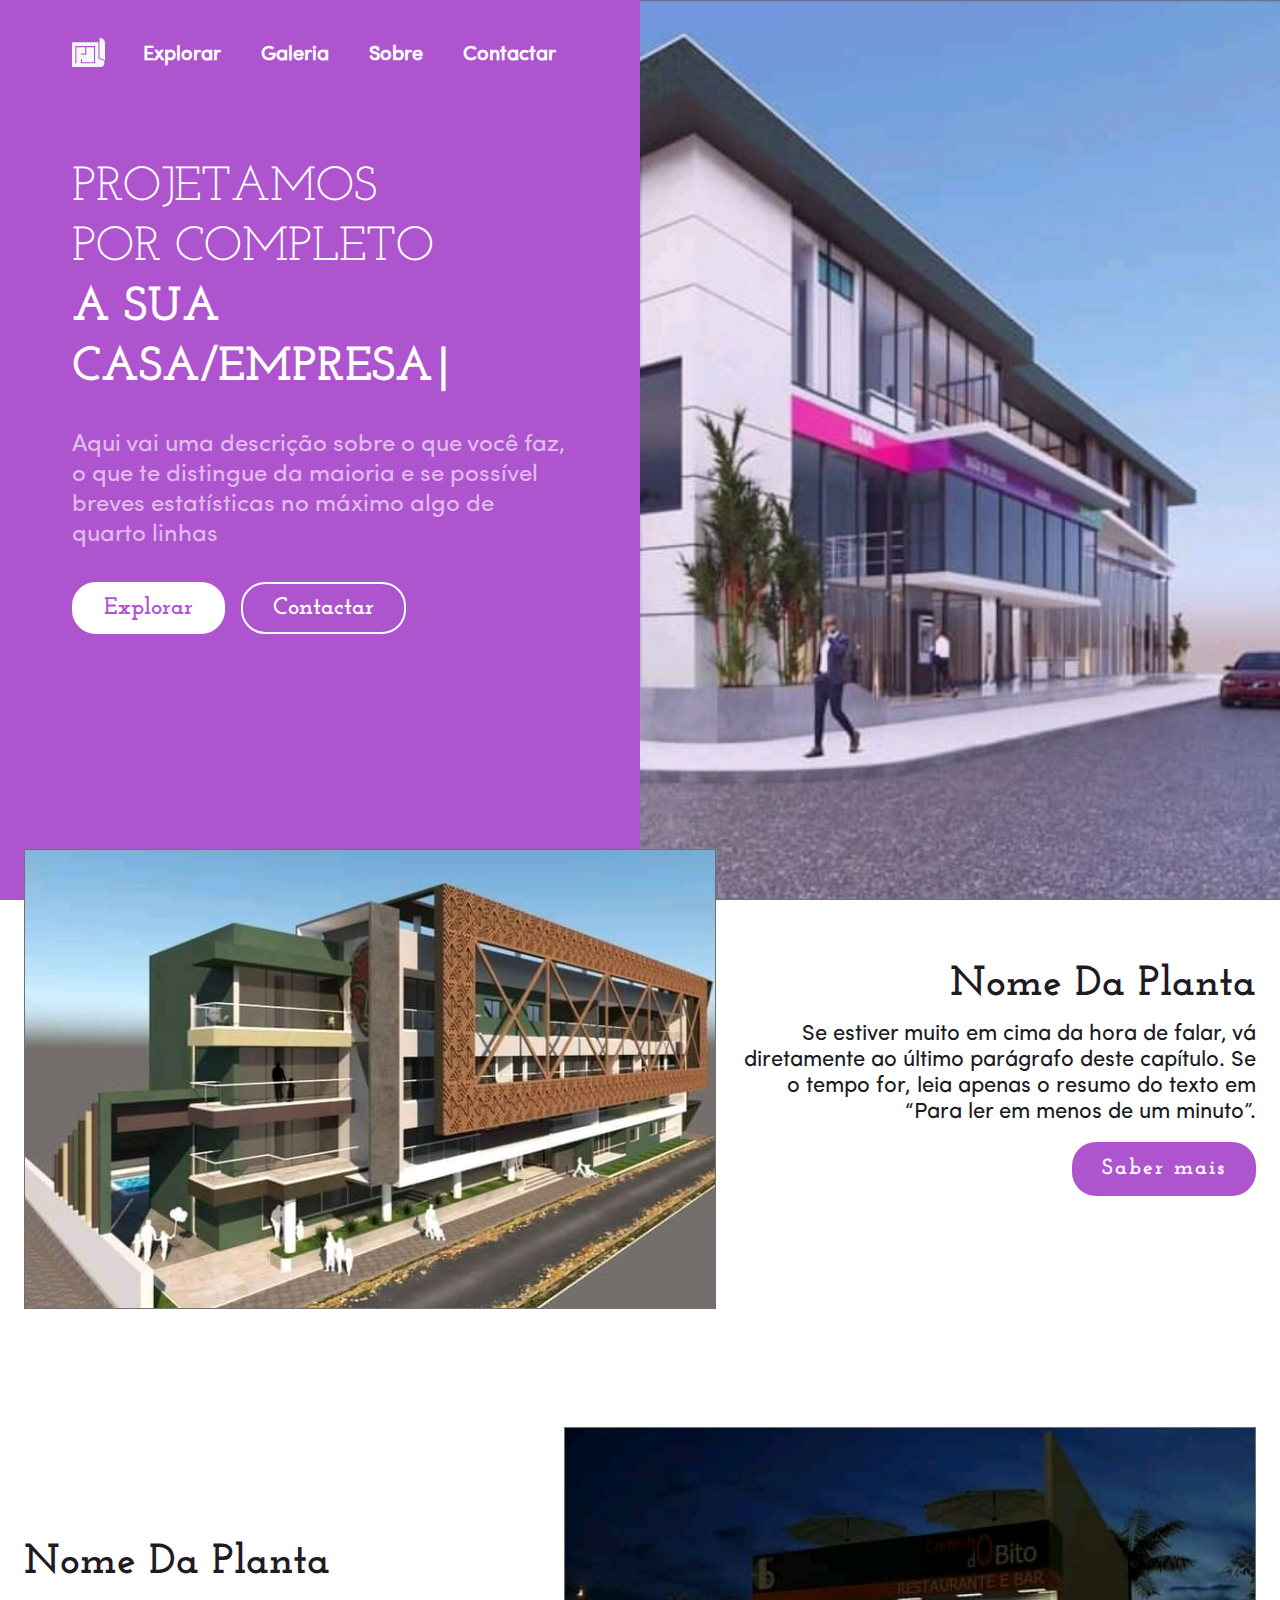
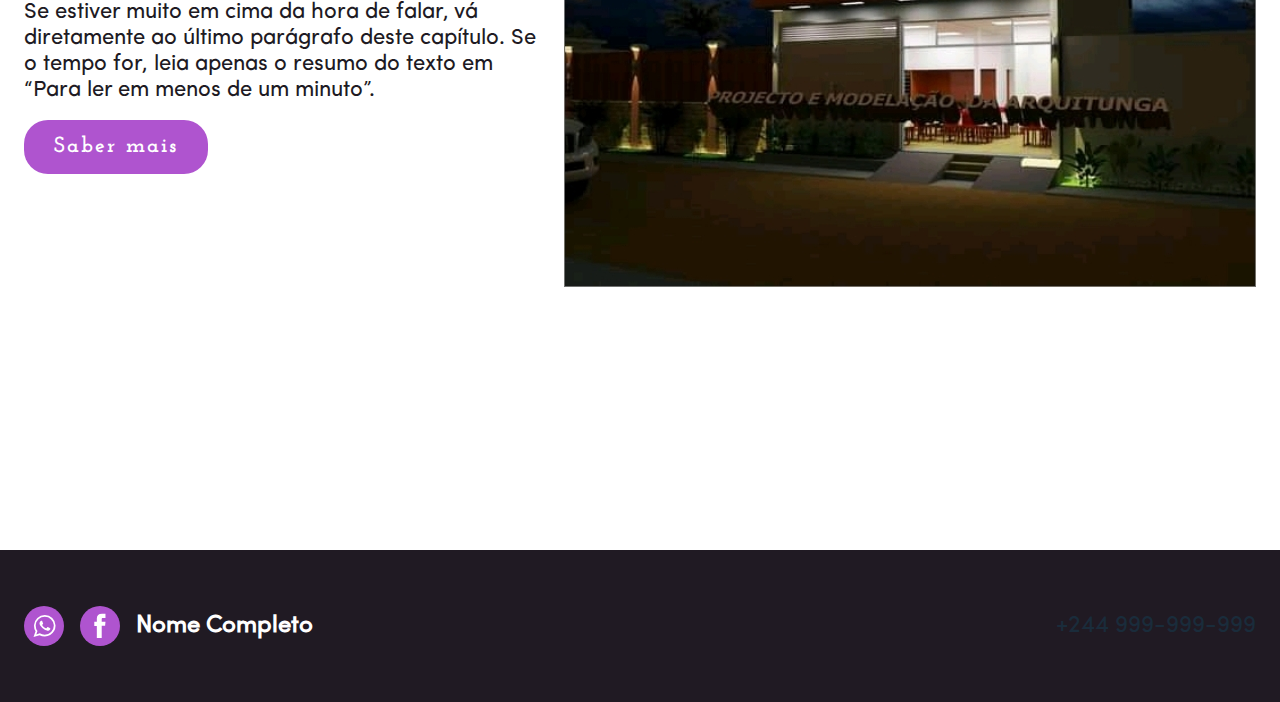
<file: index.html>
<!DOCTYPE html>
<html lang="pt">
  <head>
    <meta charset="UTF-8" />
    <meta http-equiv="X-UA-Compatible" content="IE=edge" />
    <meta name="viewport" content="width=device-width, initial-scale=1.0" />
    <meta name="theme-color" content="#AF54CF" />
    <link
      rel="shortcut icon"
      href="./assets/images/blueprint.svg"
      type="image/svg+xml"
    />
    <title>Arquiteto</title>
    <link rel="stylesheet" href="./styles/main.css" />
  </head>
  <body>
    <main class="container">
      <section class="banner">
        <section class="left">
          <header>
            <a href="./" class="logo">
              <img src="./assets/images/blueprint.svg" alt="" />
            </a>

            <nav>
              <button
                id="btnMobile"
                aria-label="Abrir Menu"
                aria-haspopup="true"
                aria-controls="menu"
                aria-expanded="false"
              >
                Menu
                <span id="hamburger"></span>
              </button>
              <ul class="menu" id="menu" role="menu">
                <li><a href="./#plants">Explorar</a></li>
                <li><a href="./galeria.html">Galeria</a></li>
                <li><a href="./sobre.html">Sobre</a></li>
                <li><a href="./contactar.html">Contactar</a></li>
              </ul>
            </nav>
          </header>
          <div class="leftContent">
            <h1>
              Projetamos <br />
              Por completo <br />
              <strong id="bannerTitleEm">a sua casa/empresa</strong>
            </h1>
            <p class="description">
              Aqui vai uma descrição sobre o que você faz, o que te distingue da
              maioria e se possível breves estatísticas no máximo algo de quarto
              linhas
            </p>
            <div class="actions">
              <a href="#plants" class="filled">Explorar</a>
              <a href="./contactar.html" class="outlined">Contactar</a>
            </div>
          </div>
        </section>
        <section class="right"></section>
      </section>
      <section class="plants" id="plants">
        <section class="plantContainer">
          <img
            src="./assets/images/plantImg-1.jpg"
            class="plantImage"
            alt="Plant 1"
          />

          <div class="plantContent">
            <h1>Nome Da Planta</h1>
            <p>
              Se estiver muito em cima da hora de falar, vá diretamente ao
              último parágrafo deste capítulo. Se o tempo for, leia apenas o
              resumo do texto em “Para ler em menos de um minuto”.
            </p>
            <a href="./galeria.html" class="viewMore">Saber mais</a>
          </div>
        </section>
        <section class="plantContainer">
          <img
            src="./assets/images/plantImg-2.jpg"
            class="plantImage"
            alt="Plant 2"
          />

          <div class="plantContent">
            <h1>Nome Da Planta</h1>
            <p>
              Se estiver muito em cima da hora de falar, vá diretamente ao
              último parágrafo deste capítulo. Se o tempo for, leia apenas o
              resumo do texto em “Para ler em menos de um minuto”.
            </p>
            <a href="./galeria.html" class="viewMore">Saber mais</a>
          </div>
        </section>
      </section>
    </main>

    <footer class="footer">
      <div class="footerLeftSide">
        <img src="./assets/images/Whatsapp.svg" alt="Whatsapp Icon" />
        <img src="./assets/images/Facebook.svg" alt="Facebook Icon" />
        <strong>Nome Completo</strong>
      </div>
      <span class="footerRightSide"> +244 999-999-999 </span>
    </footer>

    <script>
      function typeWriter(elemento) {
        const textoArray = elemento.innerHTML.split("");
        elemento.innerHTML = "";
        textoArray.forEach((letra, i) => {
          setTimeout(() => {
            elemento.innerHTML += letra;
          }, 75 * i);
        });
      }

      const titulo = document.querySelector("#bannerTitleEm");
      setInterval(() => typeWriter(titulo), 5000);
    </script>
    <script>
      const btnMobile = document.querySelector("#btnMobile");

      function toggleMenu(event) {
        // if (event.type === "touchstart") event.preventDefault();
        const nav = document.querySelector("nav");
        nav.classList.toggle("active");
        const active = nav.classList.contains("active");

        event.currentTarget.setAttribute("aria-expanded", active);
        if (active) {
          event.currentTarget.setAttribute("aria-label", "Fechar Menu");
        } else {
          event.currentTarget.setAttribute("aria-label", "Abrir Menu");
        }
      }

      btnMobile.addEventListener("click", toggleMenu);
      // btnMobile.addEventListener("touchstart", toggleMenu);
    </script>
    <script src="./scripts/pace.min.js"></script>
  </body>
</html>
</file>
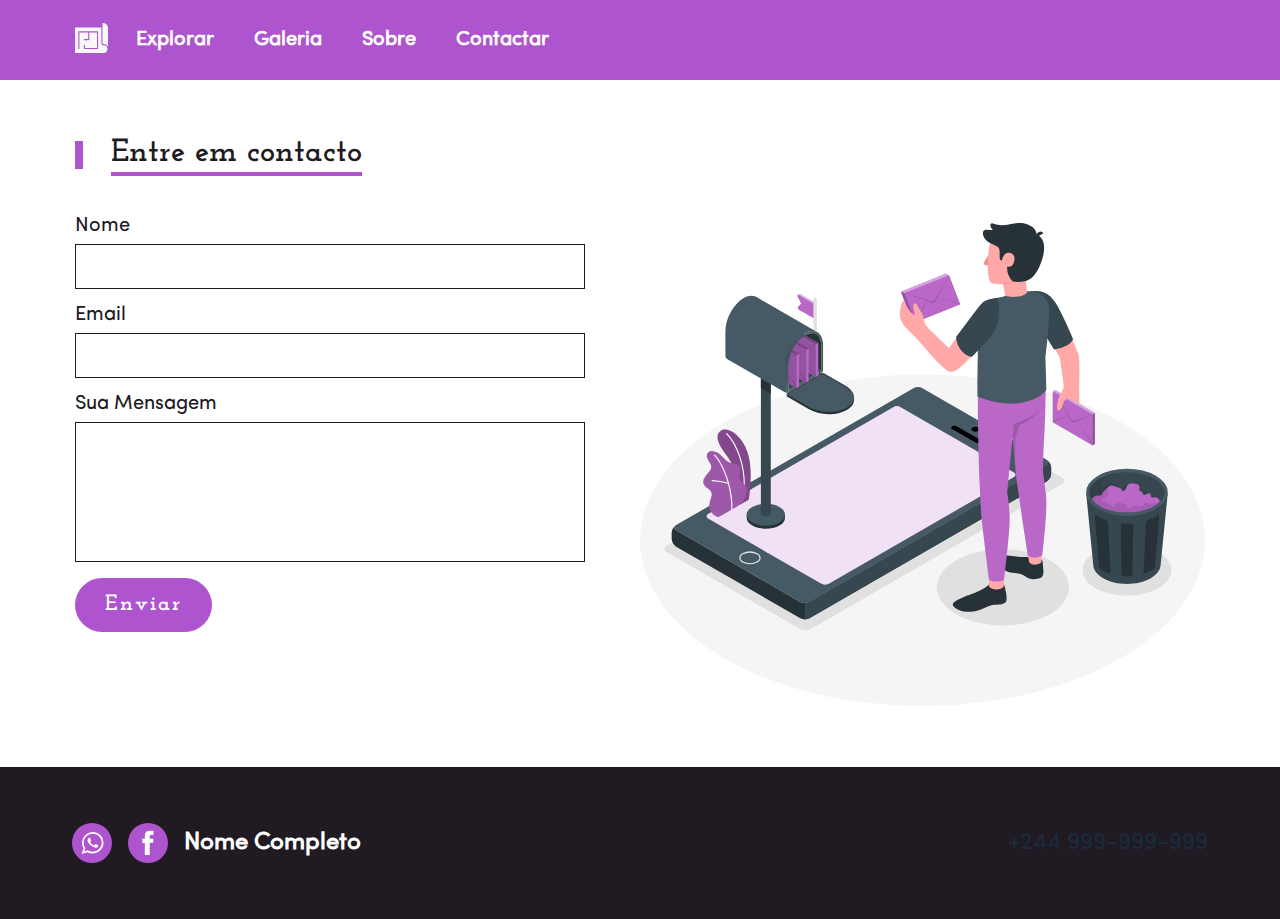
<file: contactar.html>
<!DOCTYPE html>
<html lang="pt">
  <head>
    <meta charset="UTF-8" />
    <meta http-equiv="X-UA-Compatible" content="IE=edge" />
    <meta name="viewport" content="width=device-width, initial-scale=1.0" />
    <meta name="theme-color" content="#AF54CF" />
    <link
      rel="shortcut icon"
      href="./assets/images/blueprint.svg"
      type="image/svg+xml"
    />
    <title>Entre em contacto</title>
    <style>
      @font-face {
        font-family: "SofiaPro";
        src: url("./assets/fonts/SofiaProRegularAz.otf");
      }

      @font-face {
        font-family: "Josefin";
        src: url("./assets/fonts/JosefinSlab-VariableFont_wght.ttf");
      }

      /* This is a compiled file, you should be editing the file in the templates directory */
      .pace {
        -webkit-pointer-events: none;
        pointer-events: none;

        -webkit-user-select: none;
        -moz-user-select: none;
        user-select: none;
      }

      .pace-inactive {
        display: none;
      }

      .pace .pace-progress {
        background: #201a23;
        position: fixed;
        z-index: 2000;
        top: 0;
        right: 100%;
        width: 100%;
        height: 2px;
      }

      * {
        margin: 0;
        padding: 0;
        outline: 0;
        box-sizing: border-box;
        font-family: "SofiaPro";
      }

      header {
        height: 80px;
        background: #af54cf;
      }
      body {
        scroll-behavior: smooth;
      }

      ::-webkit-scrollbar {
        width: 0;
        height: 0;
      }

      header {
        display: flex;
        flex-direction: row;
        align-items: center;
        padding: 0 75px;
      }

      button {
        cursor: pointer;
      }
      .menu {
        list-style: none;
        display: flex;
        flex-direction: row;
        align-items: center;
        justify-content: space-between;
      }

      .menu li {
        margin-left: 1rem;
      }

      .menu li a {
        text-decoration: none;
        color: #ffffff;
        padding: 12px;
        font-size: 20px;
        font-weight: 600;
        transition: 0.2s;
      }

      #btnMobile {
        display: none;
      }

      .container {
        margin: 54px 0;
        padding: 0 75px;
      }

      .titleContainer {
        display: flex;
        align-items: center;
        gap: 28px;
      }

      .separator {
        width: 8px;
        height: 28px;
        background: #af54cf;
      }

      .titleContainer h1 {
        font-size: 2rem;
        font-weight: bold;
        font-family: "Josefin";
        line-height: 38px;
        color: #201a23;
        border-bottom: 4px solid #af54cf;
      }

      .content {
        margin: 40px auto;
        display: flex;
      }

      .content .form {
        flex: 1;
        display: flex;
        flex-direction: column;
        gap: 1rem;
      }

      .form label {
        display: flex;
        flex-direction: column;
        gap: 8px;
      }

      .form label {
        font-size: 20px;
        color: #201a23;
      }

      .form label input {
        width: 510px;
        max-width: 100%;
        height: 45px;
        border: 1px solid #201a23;
        padding: 1rem;
        font-size: 1rem;
      }

      .form label textarea {
        width: 510px;
        max-width: 100%;
        height: 140px;
        border: 1px solid #201a23;
        resize: none;
        padding: 1rem;
        font-size: 1rem;
      }

      .viewMore {
        padding: 12px 30px;
        border-radius: 30px;
        align-self: flex-start;
        font-family: "Josefin";
        font-weight: bold;
        font-size: 22px;
        line-height: 30px;
        letter-spacing: 2px;
        border: none;
        background: #af54cf;
        color: #ffffff;
        display: flex;
        align-items: center;
        justify-content: center;
        text-decoration: none;
      }

      .illustration {
        flex: 1;
        object-fit: cover;
      }

      .footer {
        height: 152px;
        background: #201a23;
        display: flex;
        align-items: center;
        justify-content: space-between;
        padding: 0 72px;
      }

      .footerLeftSide {
        display: flex;
        align-items: center;
        gap: 1rem;
      }

      .footerLeftSide strong {
        font-size: 24px;
        color: #ffffff;
      }

      .footerRightSide {
        font-size: 24px;
        color: #1a2c3b;
      }

      @media (max-width: 660px) {
        .container,
        .footer,
        header {
          padding: 24px;
        }

        header {
          justify-content: space-between;
          align-items: center;
        }

        /* .logo {
          display: none;
        } */

        #btnMobile {
          display: flex;
          padding: 0.5rem 1rem;
          font-size: 1rem;
          border: none;
          background: none;
          color: #ffffff;
          gap: 0.5rem;
        }

        #hamburger {
          display: block;
          width: 20px;
          border-top: 2px solid;
        }

        #hamburger::after,
        #hamburger::before {
          content: "";
          display: block;
          width: 20px;
          height: 2px;
          background: currentColor;
          margin-top: 5px;
          transition: 0.3s;
          position: relative;
        }

        .menu {
          display: block;
          position: absolute;
          width: 100%;
          top: 75px;
          right: 0;
          background: #1f1424;
          height: 0;
          z-index: 111;
          transition: 0.6s;
          visibility: hidden;
          overflow-y: hidden;
        }

        nav.active .menu {
          display: block;
          height: calc(100vh - 75px);
          visibility: visible;
          overflow-y: auto;
        }

        nav.active #hamburger {
          border-top-color: transparent;
        }

        nav.active #hamburger::before {
          transform: rotate(135deg);
        }

        nav.active #hamburger::after {
          transform: rotate(-135deg);
          top: -7px;
        }

        .menu li a {
          display: block;
          padding: 1rem;
          margin: 0 1rem;
          border-bottom: 2px solid rgba(255, 255, 255, 0.05);
        }

        .menu li a:hover {
          background: #ae54cf54;
          /* color: #201a23; */
        }

        .content p {
          font-size: 1rem;
        }

        .footerLeftSide strong {
          display: none;
        }

        .footerRightSide {
          font-size: 1rem;
        }
      }

      @media (max-width: 1080px) {
        .container {
          padding: 0 24px;
        }

        .content .form {
          width: 600px;
          max-width: 100%;
        }

        .illustration {
          display: none;
        }
      }
    </style>
  </head>
  <body>
    <header>
      <a href="./" class="logo">
        <img src="./assets/images/blueprint.svg" alt="" />
      </a>

      <nav>
        <button
          id="btnMobile"
          aria-label="Abrir Menu"
          aria-haspopup="true"
          aria-controls="menu"
          aria-expanded="false"
        >
          Menu
          <span id="hamburger"></span>
        </button>
        <ul class="menu" id="menu" role="menu">
          <li><a href="./#plants">Explorar</a></li>
          <li><a href="./galeria.html">Galeria</a></li>
          <li><a href="./sobre.html">Sobre</a></li>
          <li><a href="./contactar.html">Contactar</a></li>
        </ul>
      </nav>
    </header>

    <main class="container">
      <div class="titleContainer">
        <div class="separator"></div>
        <h1>Entre em contacto</h1>
      </div>
      <div class="content">
        <form action="" class="form" method="get">
          <label>
            <p>Nome</p>
            <input type="text" />
          </label>
          <label>
            <p>Email</p>
            <input type="email" />
          </label>
          <label>
            <p>Sua Mensagem</p>
            <textarea class="message"></textarea>
          </label>
          <button class="viewMore">Enviar</button>
        </form>
        <img
          src="assets/images/messageIlustration.svg"
          alt="Illustration"
          class="illustration"
        />
      </div>
    </main>
    <footer class="footer">
      <div class="footerLeftSide">
        <img src="./assets/images/Whatsapp.svg" alt="Whatsapp Icon" />
        <img src="./assets/images/Facebook.svg" alt="Facebook Icon" />
        <strong>Nome Completo</strong>
      </div>
      <span class="footerRightSide"> +244 999-999-999 </span>
    </footer>
    <script src="./scripts/pace.min.js"></script>
    <script>
      const btnMobile = document.querySelector("#btnMobile");

      function toggleMenu(event) {
        // if (event.type === "touchstart") event.preventDefault();
        const nav = document.querySelector("nav");
        nav.classList.toggle("active");
        const active = nav.classList.contains("active");

        event.currentTarget.setAttribute("aria-expanded", active);
        if (active) {
          event.currentTarget.setAttribute("aria-label", "Fechar Menu");
        } else {
          event.currentTarget.setAttribute("aria-label", "Abrir Menu");
        }
      }

      btnMobile.addEventListener("click", toggleMenu);
      // btnMobile.addEventListener("touchstart", toggleMenu);
    </script>
  </body>
</html>
</file>
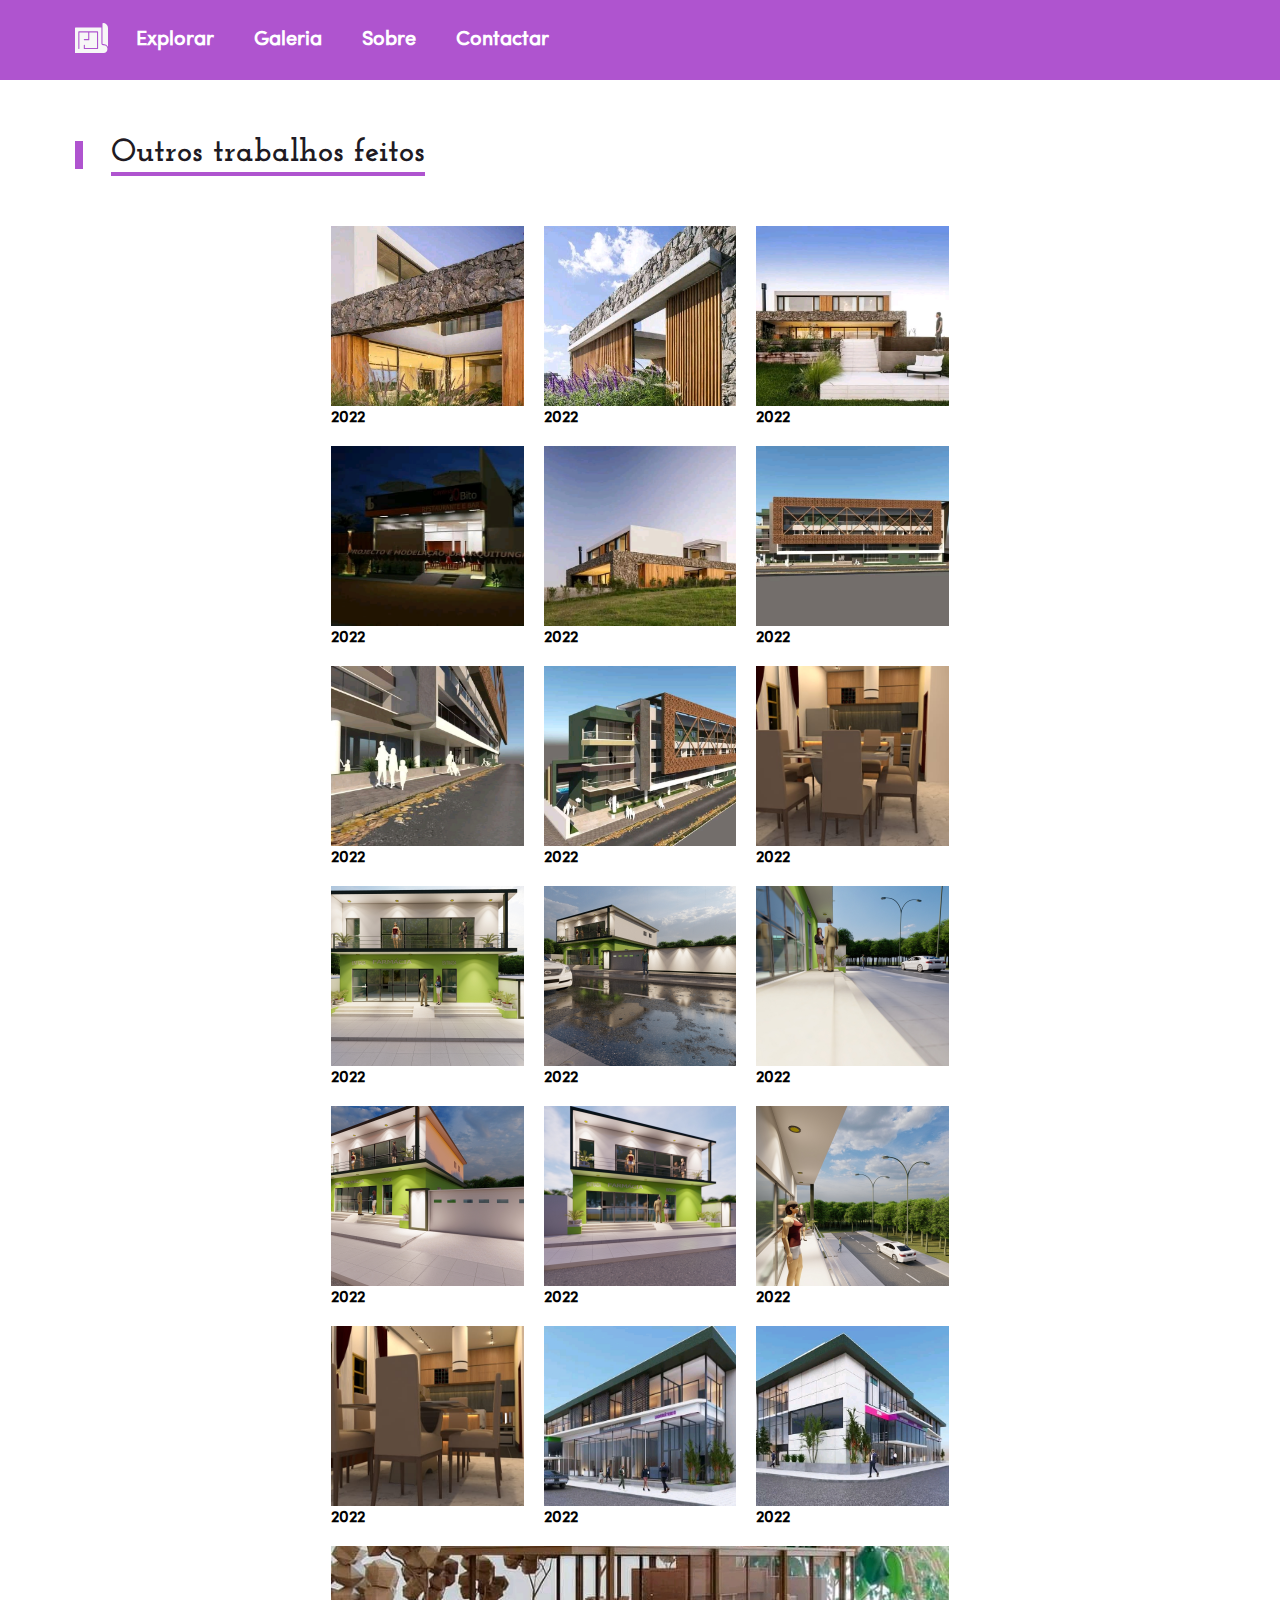
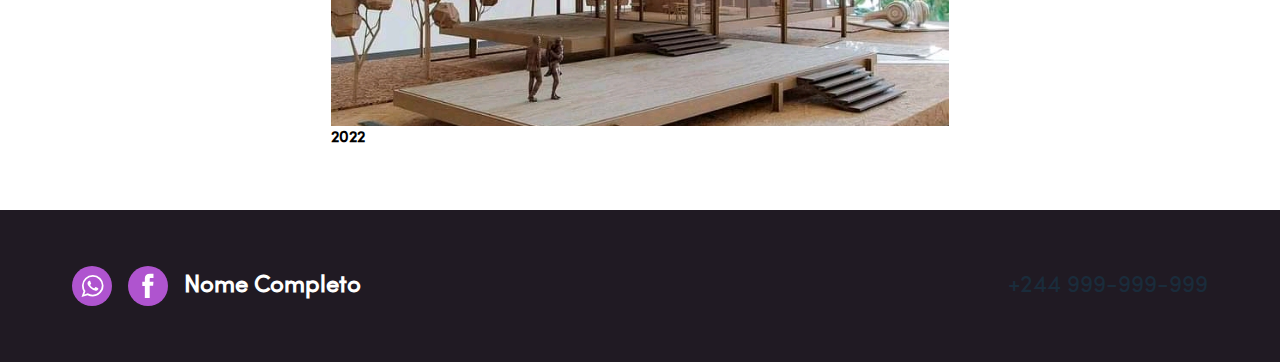
<file: galeria.html>
<!DOCTYPE html>
<html lang="pt">
  <head>
    <meta charset="UTF-8" />
    <meta http-equiv="X-UA-Compatible" content="IE=edge" />
    <meta name="viewport" content="width=device-width, initial-scale=1.0" />
    <meta name="theme-color" content="#AF54CF" />
    <link
      rel="shortcut icon"
      href="./assets/images/blueprint.svg"
      type="image/svg+xml"
    />
    <title>Galeria</title>
    <style>
      @font-face {
        font-family: "SofiaPro";
        src: url("./assets/fonts/SofiaProRegularAz.otf");
      }

      @font-face {
        font-family: "Josefin";
        src: url("./assets/fonts/JosefinSlab-VariableFont_wght.ttf");
      }

      /* This is a compiled file, you should be editing the file in the templates directory */
      .pace {
        -webkit-pointer-events: none;
        pointer-events: none;

        -webkit-user-select: none;
        -moz-user-select: none;
        user-select: none;
      }

      .pace-inactive {
        display: none;
      }

      .pace .pace-progress {
        background: #201a23;
        position: fixed;
        z-index: 2000;
        top: 0;
        right: 100%;
        width: 100%;
        height: 2px;
      }

      * {
        margin: 0;
        padding: 0;
        outline: 0;
        box-sizing: border-box;
        font-family: "SofiaPro";
      }

      header {
        height: 80px;
        background: #af54cf;
      }
      body {
        scroll-behavior: smooth;
      }

      ::-webkit-scrollbar {
        width: 0;
        height: 0;
      }

      img {
        max-width: 100%;
      }

      header {
        display: flex;
        flex-direction: row;
        align-items: center;
        padding: 0 75px;
      }

      button {
        cursor: pointer;
      }

      .menu {
        list-style: none;
        display: flex;
        flex-direction: row;
        align-items: center;
        justify-content: space-between;
      }

      .menu li {
        margin-left: 1rem;
      }

      .menu li a {
        text-decoration: none;
        color: #ffffff;
        padding: 12px;
        font-size: 20px;
        font-weight: 600;
        transition: 0.2s;
      }

      #btnMobile {
        display: none;
      }

      .container {
        margin: 54px 0;
        padding: 0 75px;
      }

      .titleContainer {
        display: flex;
        align-items: center;
        gap: 28px;
      }

      .separator {
        width: 8px;
        height: 28px;
        background: #af54cf;
      }

      .titleContainer h1 {
        font-size: 2rem;
        font-weight: bold;
        font-family: "Josefin";
        line-height: 38px;
        color: #201a23;
        border-bottom: 4px solid #af54cf;
      }

      .content {
        max-width: 638px;
        margin: 40px auto;
        display: flex;
        flex-wrap: wrap;
      }

      .content .fotoContainer {
        flex: 1 1 180px;
        margin: 10px;
      }
      .content .fotoContainer img {
        height: 180px;
        width: 100%;
        object-fit: cover;
      }

      .footer {
        height: 152px;
        background: #201a23;
        display: flex;
        align-items: center;
        justify-content: space-between;
        padding: 0 72px;
      }

      .footerLeftSide {
        display: flex;
        align-items: center;
        gap: 1rem;
      }

      .footerLeftSide strong {
        font-size: 24px;
        color: #ffffff;
      }

      .footerRightSide {
        font-size: 24px;
        color: #1a2c3b;
      }

      @media (max-width: 660px) {
        .container,
        .footer,
        header {
          padding: 24px;
        }

        header {
          justify-content: space-between;
          align-items: center;
        }

        /* .logo {
          display: none;
        } */

        #btnMobile {
          display: flex;
          padding: 0.5rem 1rem;
          font-size: 1rem;
          border: none;
          background: none;
          color: #ffffff;
          gap: 0.5rem;
        }

        #hamburger {
          display: block;
          width: 20px;
          border-top: 2px solid;
        }

        #hamburger::after,
        #hamburger::before {
          content: "";
          display: block;
          width: 20px;
          height: 2px;
          background: currentColor;
          margin-top: 5px;
          transition: 0.3s;
          position: relative;
        }

        .menu {
          display: block;
          position: absolute;
          width: 100%;
          top: 75px;
          right: 0;
          background: #1f1424;
          height: 0;
          z-index: 111;
          transition: 0.6s;
          visibility: hidden;
          overflow-y: hidden;
        }

        nav.active .menu {
          display: block;
          height: calc(100vh - 75px);
          visibility: visible;
          overflow-y: auto;
        }

        nav.active #hamburger {
          border-top-color: transparent;
        }

        nav.active #hamburger::before {
          transform: rotate(135deg);
        }

        nav.active #hamburger::after {
          transform: rotate(-135deg);
          top: -7px;
        }

        .menu li a {
          display: block;
          padding: 1rem;
          margin: 0 1rem;
          border-bottom: 2px solid rgba(255, 255, 255, 0.05);
        }

        .menu li a:hover {
          background: #ae54cf54;
          /* color: #201a23; */
        }

        .content p {
          font-size: 1rem;
        }

        .footerLeftSide strong {
          display: none;
        }

        .footerRightSide {
          font-size: 1rem;
        }
      }
    </style>
  </head>
  <body>
    <header>
      <a href="./" class="logo">
        <img src="./assets/images/blueprint.svg" alt="" />
      </a>

      <nav>
        <button
          id="btnMobile"
          aria-label="Abrir Menu"
          aria-haspopup="true"
          aria-controls="menu"
          aria-expanded="false"
        >
          Menu
          <span id="hamburger"></span>
        </button>
        <ul class="menu" id="menu" role="menu">
          <li><a href="./#plants">Explorar</a></li>
          <li><a href="./galeria.html">Galeria</a></li>
          <li><a href="./sobre.html">Sobre</a></li>
          <li><a href="./contactar.html">Contactar</a></li>
        </ul>
      </nav>
    </header>
    <main class="container">
      <div class="titleContainer">
        <div class="separator"></div>
        <h1>Outros trabalhos feitos</h1>
      </div>
      <div class="content">
        <div class="fotoContainer">
          <img src="./assets/images/foto1.jpg" alt="" /><strong>2022</strong>
        </div>
        <div class="fotoContainer">
          <img src="./assets/images/foto2.jpg" alt="" /><strong>2022</strong>
        </div>
        <div class="fotoContainer">
          <img src="./assets/images/foto3.jpg" alt="" /><strong>2022</strong>
        </div>
        <div class="fotoContainer">
          <img src="./assets/images/foto4.jpg" alt="" /><strong>2022</strong>
        </div>
        <div class="fotoContainer">
          <img src="./assets/images/foto5.jpg" alt="" /><strong>2022</strong>
        </div>
        <div class="fotoContainer">
          <img src="./assets/images/foto6.jpg" alt="" /><strong>2022</strong>
        </div>
        <div class="fotoContainer">
          <img src="./assets/images/foto7.jpg" alt="" /><strong>2022</strong>
        </div>
        <div class="fotoContainer">
          <img src="./assets/images/foto8.jpg" alt="" /><strong>2022</strong>
        </div>
        <div class="fotoContainer">
          <img src="./assets/images/foto9.jpg" alt="" /><strong>2022</strong>
        </div>
        <div class="fotoContainer">
          <img src="./assets/images/foto10.jpg" alt="" /><strong>2022</strong>
        </div>
        <div class="fotoContainer">
          <img src="./assets/images/foto11.jpg" alt="" /><strong>2022</strong>
        </div>
        <div class="fotoContainer">
          <img src="./assets/images/foto12.jpg" alt="" /><strong>2022</strong>
        </div>
        <div class="fotoContainer">
          <img src="./assets/images/foto13.jpg" alt="" /><strong>2022</strong>
        </div>
        <div class="fotoContainer">
          <img src="./assets/images/foto14.jpg" alt="" /><strong>2022</strong>
        </div>
        <div class="fotoContainer">
          <img src="./assets/images/foto15.jpg" alt="" /><strong>2022</strong>
        </div>
        <div class="fotoContainer">
          <img src="./assets/images/foto16.jpg" alt="" /><strong>2022</strong>
        </div>
        <div class="fotoContainer">
          <img src="./assets/images/foto17.jpg" alt="" /><strong>2022</strong>
        </div>
        <div class="fotoContainer">
          <img src="./assets/images/foto18.jpg" alt="" /><strong>2022</strong>
        </div>
        <div class="fotoContainer">
          <img src="./assets/images/foto19.jpg" alt="" /><strong>2022</strong>
        </div>
      </div>
    </main>
    <footer class="footer">
      <div class="footerLeftSide">
        <img src="./assets/images/Whatsapp.svg" alt="Whatsapp Icon" />
        <img src="./assets/images/Facebook.svg" alt="Facebook Icon" />
        <strong>Nome Completo</strong>
      </div>
      <span class="footerRightSide"> +244 999-999-999 </span>
    </footer>
    <script src="./scripts/pace.min.js"></script>
    <script>
      const btnMobile = document.querySelector("#btnMobile");

      function toggleMenu(event) {
        // if (event.type === "touchstart") event.preventDefault();
        const nav = document.querySelector("nav");
        nav.classList.toggle("active");
        const active = nav.classList.contains("active");

        event.currentTarget.setAttribute("aria-expanded", active);
        if (active) {
          event.currentTarget.setAttribute("aria-label", "Fechar Menu");
        } else {
          event.currentTarget.setAttribute("aria-label", "Abrir Menu");
        }
      }

      btnMobile.addEventListener("click", toggleMenu);
      // btnMobile.addEventListener("touchstart", toggleMenu);
    </script>
  </body>
</html>
</file>
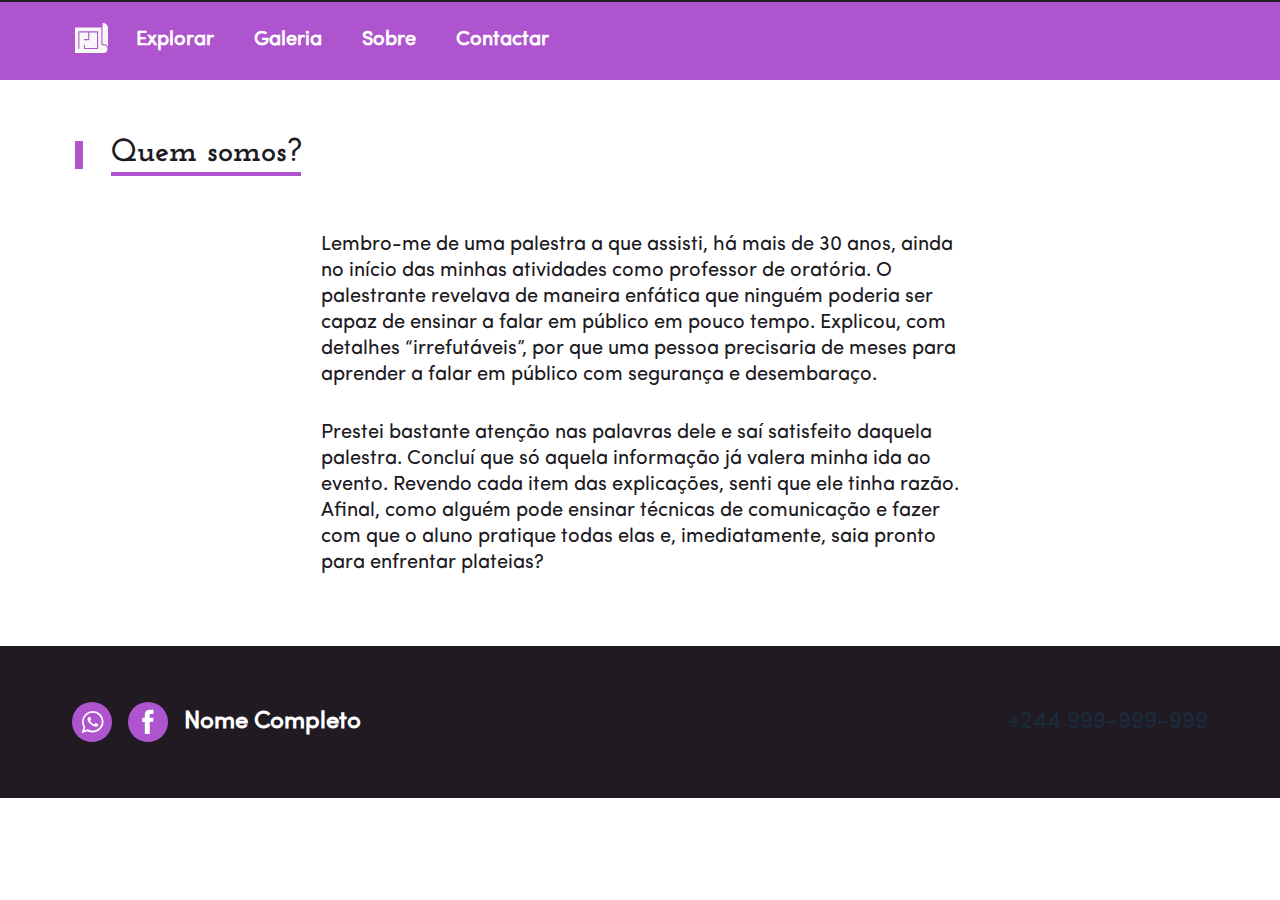
<file: sobre.html>
<!DOCTYPE html>
<html lang="pt">
  <head>
    <meta charset="UTF-8" />
    <meta http-equiv="X-UA-Compatible" content="IE=edge" />
    <meta name="viewport" content="width=device-width, initial-scale=1.0" />
    <meta name="theme-color" content="#AF54CF" />

    <link
      rel="shortcut icon"
      href="./assets/images/blueprint.svg"
      type="image/svg+xml"
    />
    <title>Quem somos?</title>
    <style>
      @font-face {
        font-family: "SofiaPro";
        src: url("./assets/fonts/SofiaProRegularAz.otf");
      }

      @font-face {
        font-family: "Josefin";
        src: url("./assets/fonts/JosefinSlab-VariableFont_wght.ttf");
      }

      /* This is a compiled file, you should be editing the file in the templates directory */
      .pace {
        -webkit-pointer-events: none;
        pointer-events: none;

        -webkit-user-select: none;
        -moz-user-select: none;
        user-select: none;
      }

      .pace-inactive {
        display: none;
      }

      .pace .pace-progress {
        background: #201a23;
        position: fixed;
        z-index: 2000;
        top: 0;
        right: 100%;
        width: 100%;
        height: 2px;
      }

      * {
        margin: 0;
        padding: 0;
        outline: 0;
        box-sizing: border-box;
        font-family: "SofiaPro";
      }

      header {
        height: 80px;
        background: #af54cf;
      }
      body {
        scroll-behavior: smooth;
      }

      ::-webkit-scrollbar {
        width: 0;
        height: 0;
      }

      header {
        display: flex;
        flex-direction: row;
        align-items: center;
        padding: 0 75px;
      }

      button {
        cursor: pointer;
      }
      .menu {
        list-style: none;
        display: flex;
        flex-direction: row;
        align-items: center;
        justify-content: space-between;
      }

      .menu li {
        margin-left: 1rem;
      }

      .menu li a {
        text-decoration: none;
        color: #ffffff;
        padding: 12px;
        font-size: 20px;
        font-weight: 600;
        transition: 0.2s;
      }

      #btnMobile {
        display: none;
      }

      .container {
        margin: 54px 0;
        padding: 0 75px;
      }

      .titleContainer {
        display: flex;
        align-items: center;
        gap: 28px;
      }

      .separator {
        width: 8px;
        height: 28px;
        background: #af54cf;
      }

      .titleContainer h1 {
        font-size: 2rem;
        font-weight: bold;
        font-family: "Josefin";
        line-height: 38px;
        color: #201a23;
        border-bottom: 4px solid #af54cf;
      }

      .content {
        max-width: 638px;
        margin: 40px auto;
      }

      .content p {
        font-size: 20px;
        line-height: 26px;
        padding: 1rem 0;
        color: #201a23;
      }
      .footer {
        height: 152px;
        background: #201a23;
        display: flex;
        align-items: center;
        justify-content: space-between;
        padding: 0 72px;
      }

      .footerLeftSide {
        display: flex;
        align-items: center;
        gap: 1rem;
      }

      .footerLeftSide strong {
        font-size: 24px;
        color: #ffffff;
      }

      .footerRightSide {
        font-size: 24px;
        color: #1a2c3b;
      }

      @media (max-width: 660px) {
        .container,
        .footer,
        header {
          padding: 24px;
        }
        header {
          justify-content: space-between;
          align-items: center;
        }

        /* .logo {
          display: none;
        } */

        #btnMobile {
          display: flex;
          padding: 0.5rem 1rem;
          font-size: 1rem;
          border: none;
          background: none;
          color: #ffffff;
          gap: 0.5rem;
        }

        #hamburger {
          display: block;
          width: 20px;
          border-top: 2px solid;
        }

        #hamburger::after,
        #hamburger::before {
          content: "";
          display: block;
          width: 20px;
          height: 2px;
          background: currentColor;
          margin-top: 5px;
          transition: 0.3s;
          position: relative;
        }

        .menu {
          display: block;
          position: absolute;
          width: 100%;
          top: 75px;
          right: 0;
          background: #1f1424;
          height: 0;
          z-index: 111;
          transition: 0.6s;
          visibility: hidden;
          overflow-y: hidden;
        }

        nav.active .menu {
          display: block;
          height: calc(100vh - 75px);
          visibility: visible;
          overflow-y: auto;
        }

        nav.active #hamburger {
          border-top-color: transparent;
        }

        nav.active #hamburger::before {
          transform: rotate(135deg);
        }

        nav.active #hamburger::after {
          transform: rotate(-135deg);
          top: -7px;
        }

        .menu li a {
          display: block;
          padding: 1rem;
          margin: 0 1rem;
          border-bottom: 2px solid rgba(255, 255, 255, 0.05);
        }

        .menu li a:hover {
          background: #ae54cf54;
          /* color: #201a23; */
        }

        .menu li {
          margin-left: 0.4rem;
        }

        .content p {
          font-size: 1rem;
        }

        .footerLeftSide strong {
          display: none;
        }

        .footerRightSide {
          font-size: 1rem;
        }
      }
    </style>
  </head>
  <body>
    <header>
      <a href="./" class="logo">
        <img src="./assets/images/blueprint.svg" alt="" />
      </a>

      <nav>
        <button
          id="btnMobile"
          aria-label="Abrir Menu"
          aria-haspopup="true"
          aria-controls="menu"
          aria-expanded="false"
        >
          Menu
          <span id="hamburger"></span>
        </button>
        <ul class="menu" id="menu" role="menu">
          <li><a href="./#plants">Explorar</a></li>
          <li><a href="./galeria.html">Galeria</a></li>
          <li><a href="./sobre.html">Sobre</a></li>
          <li><a href="./contactar.html">Contactar</a></li>
        </ul>
      </nav>
    </header>

    <main class="container">
      <div class="titleContainer">
        <div class="separator"></div>
        <h1>Quem somos?</h1>
      </div>
      <div class="content">
        <p>
          Lembro-me de uma palestra a que assisti, há mais de 30 anos, ainda no
          início das minhas atividades como professor de oratória. O palestrante
          revelava de maneira enfática que ninguém poderia ser capaz de ensinar
          a falar em público em pouco tempo. Explicou, com detalhes
          “irrefutáveis”, por que uma pessoa precisaria de meses para aprender a
          falar em público com segurança e desembaraço.
        </p>
        <p>
          Prestei bastante atenção nas palavras dele e saí satisfeito daquela
          palestra. Concluí que só aquela informação já valera minha ida ao
          evento. Revendo cada item das explicações, senti que ele tinha razão.
          Afinal, como alguém pode ensinar técnicas de comunicação e fazer com
          que o aluno pratique todas elas e, imediatamente, saia pronto para
          enfrentar plateias?
        </p>
      </div>
    </main>
    <footer class="footer">
      <div class="footerLeftSide">
        <img src="./assets/images/Whatsapp.svg" alt="Whatsapp Icon" />
        <img src="./assets/images/Facebook.svg" alt="Facebook Icon" />
        <strong>Nome Completo</strong>
      </div>
      <span class="footerRightSide"> +244 999-999-999 </span>
    </footer>
    <script src="./scripts/pace.min.js"></script>
    <script>
      const btnMobile = document.querySelector("#btnMobile");

      function toggleMenu(event) {
        // if (event.type === "touchstart") event.preventDefault();
        const nav = document.querySelector("nav");
        nav.classList.toggle("active");
        const active = nav.classList.contains("active");

        event.currentTarget.setAttribute("aria-expanded", active);
        if (active) {
          event.currentTarget.setAttribute("aria-label", "Fechar Menu");
        } else {
          event.currentTarget.setAttribute("aria-label", "Abrir Menu");
        }
      }

      btnMobile.addEventListener("click", toggleMenu);
      // btnMobile.addEventListener("touchstart", toggleMenu);
    </script>
  </body>
</html>
</file>
<file: styles/main.css>
@font-face {
  font-family: "SofiaPro";
  src: url("../assets/fonts/SofiaProRegularAz.otf");
}

@font-face {
  font-family: "Josefin";
  src: url("../assets/fonts/JosefinSlab-VariableFont_wght.ttf");
}

/* This is a compiled file, you should be editing the file in the templates directory */
.pace {
  -webkit-pointer-events: none;
  pointer-events: none;

  -webkit-user-select: none;
  -moz-user-select: none;
  user-select: none;
}

.pace-inactive {
  display: none;
}

.pace .pace-progress {
  background: #201a23;
  position: fixed;
  z-index: 2000;
  top: 0;
  right: 100%;
  width: 100%;
  height: 2px;
}

* {
  margin: 0;
  padding: 0;
  outline: 0;
  box-sizing: border-box;
  font-family: "SofiaPro";
}

body {
  scroll-behavior: smooth;
}

::-webkit-scrollbar {
  width: 0;
  height: 0;
}

button {
  cursor: pointer;
}

img {
  max-width: 100%;
}

.container {
}

.banner {
  width: 100%;
  height: 100vh;
  display: grid;
  grid-template-columns: 1fr 1fr;
}

.left {
  background: #af54cf;
  padding: 0 72px;
}

.left header {
  display: flex;
  flex-direction: row;
  align-items: center;
  justify-content: space-between;
  margin: 38px 0 87px 0;
}

.menu {
  list-style: none;
  display: flex;
  flex-direction: row;
  align-items: center;
  justify-content: space-between;
}

.menu li {
  margin-left: 1rem;
}

.menu li a {
  text-decoration: none;
  color: #ffffff;
  padding: 12px;
  font-size: 20px;
  font-weight: 600;
  transition: 0.2s;
}

#btnMobile {
  display: none;
}

/* .menu li a:hover {
  color: #1f1424;
} */

.leftContent {
  display: flex;
  flex-direction: column;
  gap: 32px;
}

.leftContent h1 {
  font-size: 48px;
  font-family: "Josefin", monospace;
  font-weight: normal;
  line-height: 60px;
  text-transform: uppercase;
  color: #ffffff;
}

.leftContent h1 strong {
  font-family: "Josefin", monospace;
  font-weight: bold;
}

.leftContent h1 strong::after {
  content: "|";
  margin-left: 4px;
  opacity: 1;
  animation: pisca 0.7s infinite;
}

@keyframes pisca {
  0%,
  100% {
    opacity: 1;
  }
  50% {
    opacity: 0;
  }
}

.leftContent .description {
  font-size: 24px;
  line-height: 30px;
  color: #ffffff;
  opacity: 0.6;
  overflow: hidden;
  text-overflow: ellipsis;
  display: -webkit-box;
  -webkit-line-clamp: 4;
  -webkit-box-orient: vertical;
}

.actions {
  display: flex;
  align-items: center;
  gap: 1rem;
}

.filled {
  padding: 12px 30px;
  border-radius: 24px;
  border: 2px solid #ffffff;
  font-size: 24px;
  font-weight: bold;
  font-family: "Josefin", monospace;
  background: #ffffff;
  color: #af54cf;
  display: flex;
  align-items: center;
  justify-content: center;
  text-decoration: none;
}

.outlined {
  padding: 12px 30px;
  border-radius: 24px;
  border: 2px solid #ffffff;
  font-size: 24px;
  font-weight: bold;
  font-family: "Josefin", monospace;
  background: none;
  color: #ffffff;
  display: flex;
  align-items: center;
  justify-content: center;
  text-decoration: none;
}

.right {
  background: linear-gradient(to bottom, #ae54cf1c, #ae54cf1c),
    url("../assets/images/bannerBg.jpg");
  background-position: center;
  background-repeat: no-repeat;
  background-size: cover;
}

.plants {
  transform: translateY(-75px);
  padding: 0 72px;
  display: flex;
  flex-direction: column;
  gap: 118px;
  margin-bottom: 164px;
}

.plantContainer {
  display: flex;
  align-items: center;
  gap: 28px;
  justify-content: space-between;
}

.plantImage {
  width: 692px;
  max-width: 100%;
  height: 460px;
  object-fit: cover;
}

.plantContent {
  display: flex;
  flex-direction: column;
  gap: 1rem;
}

.plantContent h1 {
  font-size: 42px;
  font-family: "Josefin";
  font-weight: bold;
  color: #201a23;
}

.plantContent p {
  font-size: 22px;
  line-height: 26px;
  color: #201a23;
  overflow: hidden;
  text-overflow: ellipsis;
  display: -webkit-box;
  -webkit-line-clamp: 4;
  -webkit-box-orient: vertical;
}

.viewMore {
  padding: 12px 30px;
  border-radius: 24px;
  align-self: flex-start;
  font-family: "Josefin";
  font-weight: bold;
  font-size: 22px;
  line-height: 30px;
  letter-spacing: 2px;
  border: none;
  background: #af54cf;
  color: #ffffff;
  display: flex;
  align-items: center;
  justify-content: center;
  text-decoration: none;
}

.plantContainer:nth-child(1) .plantContent,
.plantContainer:nth-child(3) .plantContent,
.plantContainer:nth-child(5) .plantContent,
.plantContainer:nth-child(7) .plantContent,
.plantContainer:nth-child(9) .plantContent,
.plantContainer:nth-child(11) .plantContent {
  text-align: right;
}

.plantContainer:nth-child(1) .viewMore,
.plantContainer:nth-child(3) .viewMore,
.plantContainer:nth-child(5) .viewMore,
.plantContainer:nth-child(7) .viewMore,
.plantContainer:nth-child(9) .viewMore,
.plantContainer:nth-child(11) .viewMore {
  align-self: flex-end;
}

.plantContainer:nth-child(2),
.plantContainer:nth-child(4),
.plantContainer:nth-child(6),
.plantContainer:nth-child(8),
.plantContainer:nth-child(10),
.plantContainer:nth-child(12) {
  flex-direction: row-reverse;
}

.plantContainer:nth-child(2) .viewMore,
.plantContainer:nth-child(4) .viewMore,
.plantContainer:nth-child(6) .viewMore,
.plantContainer:nth-child(8) .viewMore,
.plantContainer:nth-child(10) .viewMore,
.plantContainer:nth-child(12) .viewMore {
  align-self: flex-start;
}

.footer {
  height: 152px;
  background: #201a23;
  display: flex;
  align-items: center;
  justify-content: space-between;
  padding: 0 72px;
}

.footerLeftSide {
  display: flex;
  align-items: center;
  gap: 1rem;
}

.footerLeftSide strong {
  font-size: 24px;
  color: #ffffff;
}

.footerRightSide {
  font-size: 24px;
  color: #1a2c3b;
}

@media (max-width: 1080px) {
  .banner {
    grid-template-columns: 1fr;
    height: calc(50vh + 75px);
  }
  .right {
    display: none;
  }

  .plants {
    transform: translateY(0);
  }
}

@media (max-width: 1055px) {
  .left {
    padding: 24px;
  }

  .plants {
    padding: 24px;
  }

  .plantContainer {
    flex-direction: column;
  }
  .right {
    display: none;
  }

  .plantContainer:nth-child(1) .plantContent,
  .plantContainer:nth-child(3) .plantContent,
  .plantContainer:nth-child(5) .plantContent,
  .plantContainer:nth-child(7) .plantContent,
  .plantContainer:nth-child(9) .plantContent,
  .plantContainer:nth-child(11) .plantContent {
    text-align: center;
  }
  .plantContainer:nth-child(2) .plantContent,
  .plantContainer:nth-child(4) .plantContent,
  .plantContainer:nth-child(6) .plantContent,
  .plantContainer:nth-child(8) .plantContent,
  .plantContainer:nth-child(10) .plantContent,
  .plantContainer:nth-child(12) .plantContent {
    text-align: center;
  }
  .plantContainer:nth-child(1) .viewMore,
  .plantContainer:nth-child(3) .viewMore,
  .plantContainer:nth-child(5) .viewMore,
  .plantContainer:nth-child(7) .viewMore,
  .plantContainer:nth-child(9) .viewMore,
  .plantContainer:nth-child(11) .viewMore {
    align-self: center;
  }

  .plantContainer:nth-child(2),
  .plantContainer:nth-child(4),
  .plantContainer:nth-child(6),
  .plantContainer:nth-child(8),
  .plantContainer:nth-child(10),
  .plantContainer:nth-child(12) {
    flex-direction: column;
  }

  .plantContainer:nth-child(2) .viewMore,
  .plantContainer:nth-child(4) .viewMore,
  .plantContainer:nth-child(6) .viewMore,
  .plantContainer:nth-child(8) .viewMore,
  .plantContainer:nth-child(10) .viewMore,
  .plantContainer:nth-child(12) .viewMore {
    align-self: center;
  }
}

@media (max-height: 920px) {
  .banner {
    height: 100vh;
  }

  .plants {
    transform: translateY(-75px);
    padding: 24px;
  }

  .footer {
    padding: 24px;
  }
}

@media (max-width: 578px) {
  .leftContent h1 {
    font-size: 2rem;
    line-height: 2.5rem;
  }

  .leftContent .description {
    font-size: 1rem;
    line-height: 24px;
  }

  /* .logo {
    display: none;
  } */

  #btnMobile {
    display: flex;
    padding: 0.5rem 1rem;
    font-size: 1rem;
    border: none;
    background: none;
    color: #ffffff;
    gap: 0.5rem;
  }

  #hamburger {
    display: block;
    width: 20px;
    border-top: 2px solid;
  }

  #hamburger::after,
  #hamburger::before {
    content: "";
    display: block;
    width: 20px;
    height: 2px;
    background: currentColor;
    margin-top: 5px;
    transition: 0.3s;
    position: relative;
  }

  .menu {
    display: block;
    position: absolute;
    width: 100%;
    top: 85px;
    right: 0;
    background: #1f1424;
    height: 0;
    z-index: 111;
    transition: 0.6s;
    visibility: hidden;
    overflow-y: hidden;
  }

  nav.active .menu {
    display: block;
    height: calc(100vh - 85px);
    visibility: visible;
    overflow-y: auto;
  }

  nav.active #hamburger {
    border-top-color: transparent;
  }

  nav.active #hamburger::before {
    transform: rotate(135deg);
  }

  nav.active #hamburger::after {
    transform: rotate(-135deg);
    top: -7px;
  }

  .menu li a {
    display: block;
    padding: 1rem;
    margin: 0 1rem;
    border-bottom: 2px solid rgba(255, 255, 255, 0.05);
  }

  .menu li a:hover {
    background: #ae54cf54;
    /* color: #201a23; */
  }

  .left header {
    display: flex;
    flex-direction: row;
    align-items: center;
    justify-content: space-between;
    margin: 24px 0 48px 0;
  }

  .filled,
  .outlined,
  .viewMore {
    font-size: 1rem;
  }

  .footer .footerLeftSide strong {
    display: none;
  }

  .footerRightSide {
    font-size: 1rem;
  }

  .plantContent h1 {
    font-size: 2rem;
  }

  .plantContent p {
    font-size: 1rem;
    line-height: 24px;
  }
}

@media (max-width: 578px) and (min-height: 684px) {
  .banner {
    height: calc(50vh + 75px);
  }

  .plants {
    transform: translateY(0);
  }
}

@media (max-width: 398px) {
  .leftContent .description {
    display: none;
  }
}
</file>
